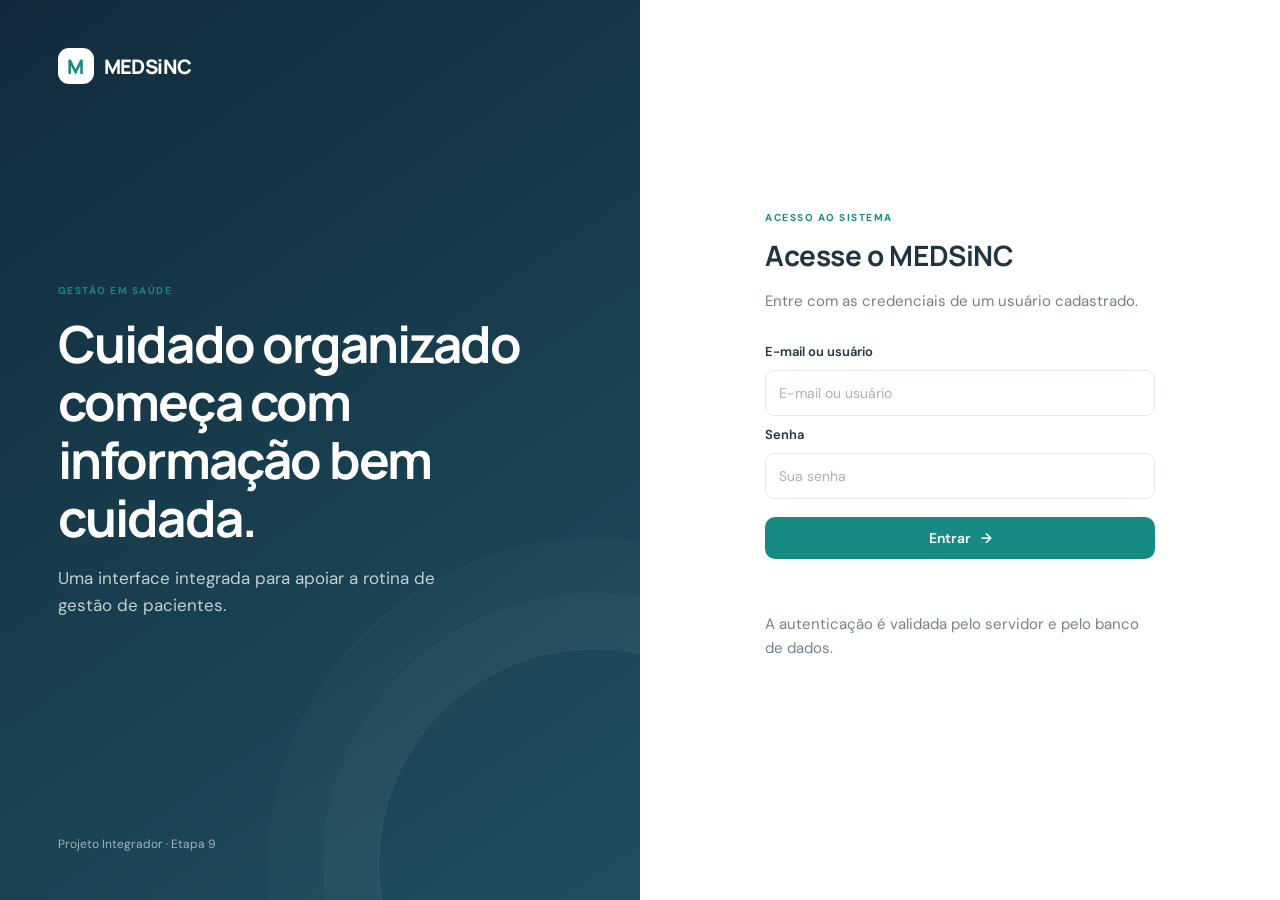
<file: src/main/resources/static/index.html>
<!DOCTYPE html>
<html lang="pt-BR">
<head>
  <meta charset="UTF-8">
  <meta name="viewport" content="width=device-width, initial-scale=1.0">
  <meta name="description" content="MEDSiNC — aplicação web integrada para gestão de pacientes.">
  <meta name="author" content="Ana Clara Cruz">
  <title>Acesso | MEDSiNC</title>
  <link rel="stylesheet" href="assets/css/styles.css">
</head>
<body class="login-page">
  <main class="login-shell">
    <section class="login-brand">
      <a class="brand brand-light" href="index.html"><span class="brand-mark">M</span><span>MEDSiNC</span></a>
      <div class="brand-message">
        <span class="eyebrow">GESTÃO EM SAÚDE</span>
        <h1>Cuidado organizado começa com informação bem cuidada.</h1>
        <p>Uma interface integrada para apoiar a rotina de gestão de pacientes.</p>
      </div>
      <span class="login-footnote">Projeto Integrador · Etapa 9</span>
    </section>
    <section class="login-panel">
      <div class="login-card">
        <span class="eyebrow">ACESSO AO SISTEMA</span>
        <h2>Acesse o MEDSiNC</h2>
        <p class="muted">Entre com as credenciais de um usuário cadastrado.</p>
        <form id="login-form" class="form-stack">
          <label for="login-email">E-mail ou usuário</label>
          <input id="login-email" name="email" type="text" placeholder="E-mail ou usuário" autocomplete="username" required>
          <label for="login-password">Senha</label>
          <input id="login-password" name="password" type="password" placeholder="Sua senha" autocomplete="current-password" required>
          <button class="button button-primary button-full" type="submit">Entrar <span aria-hidden="true">→</span></button>
          <p id="login-feedback" class="form-feedback" role="status" aria-live="polite"></p>
        </form>
        <p class="muted">A autenticação é validada pelo servidor e pelo banco de dados.</p>
      </div>
    </section>
  </main>
  <script src="assets/js/app.js" defer></script>
</body>
</html>
</file>
<file: src/main/resources/static/assets/css/styles.css>
@import url('https://fonts.googleapis.com/css2?family=DM+Sans:wght@400;500;600;700&family=Manrope:wght@400;500;600;700;800&display=swap');
:root{--navy:#142c3d;--navy-2:#1d4054;--teal:#168b83;--teal-dark:#10746e;--mint:#e8f5f2;--bg:#f4f7f8;--surface:#fff;--text:#203442;--muted:#71818b;--line:#e2e9ec;--danger:#c34444;--shadow:0 14px 40px rgba(22,48,64,.07);--radius:16px}
*{box-sizing:border-box}body{margin:0;font-family:'DM Sans',sans-serif;color:var(--text);background:var(--bg);font-size:15px}h1,h2,h3,strong,.brand{font-family:'Manrope',sans-serif}h1{font-size:30px;letter-spacing:-.8px;margin:8px 0}h2{font-size:22px;letter-spacing:-.4px;margin:0 0 8px}p{line-height:1.6}.muted,.card-heading p{color:var(--muted)}.eyebrow{font-size:10px;letter-spacing:1.5px;font-weight:700;color:var(--teal);display:block}.brand{display:flex;align-items:center;gap:10px;text-decoration:none;color:var(--navy);font-size:20px;font-weight:800;letter-spacing:-.6px}.brand-mark{display:grid;place-items:center;width:36px;height:36px;border-radius:11px;background:var(--teal);color:#fff;font-size:20px}.button{display:inline-flex;align-items:center;justify-content:center;gap:10px;border:0;border-radius:10px;padding:12px 17px;font:600 14px 'DM Sans',sans-serif;text-decoration:none;cursor:pointer;transition:.2s}.button-primary{background:var(--teal);color:#fff}.button-primary:hover{background:var(--teal-dark);transform:translateY(-1px)}.button-quiet{background:#edf2f4;color:var(--navy)}.button-quiet:hover{background:#e2eaed}.button-full{width:100%;margin-top:8px}.login-page{min-height:100vh;background:#fff}.login-shell{min-height:100vh;display:grid;grid-template-columns:1fr 1fr}.login-brand{background:linear-gradient(145deg,#122b3c,#1e5060);color:#fff;padding:48px 9%;display:flex;flex-direction:column;justify-content:space-between;position:relative;overflow:hidden}.login-brand:after{content:"";position:absolute;width:430px;height:430px;border:1px solid rgba(255,255,255,.09);border-radius:50%;right:-170px;bottom:-180px;box-shadow:0 0 0 55px rgba(255,255,255,.025),0 0 0 110px rgba(255,255,255,.02)}.brand-light{color:#fff}.brand-light .brand-mark{background:#fff;color:var(--teal)}.brand-message{max-width:510px;position:relative;z-index:1}.eyebrow-light{color:#8bd4c9}.brand-message h1{font-size:clamp(34px,4vw,52px);line-height:1.13;letter-spacing:-1.8px;margin:18px 0}.brand-message p{color:#c0d0d7;font-size:17px;max-width:420px}.login-footnote{color:#9eb4be;font-size:12px;position:relative;z-index:1}.login-panel{display:grid;place-items:center;padding:40px 24px}.login-card{width:min(100%,390px)}.login-card h2{font-size:28px;margin-top:12px}.login-card>.muted{margin-bottom:30px}.form-stack{display:flex;flex-direction:column;gap:10px}.form-stack label,.field label,.search-field label{font-weight:600;font-size:13px}.form-stack input,.field input,.field select,.search-field input{width:100%;height:46px;border:1px solid var(--line);border-radius:9px;padding:0 13px;background:#fff;color:var(--text);font:14px 'DM Sans',sans-serif;outline:none;transition:.2s}.form-stack input:focus,.field input:focus,.field select:focus,.search-field input:focus{border-color:var(--teal);box-shadow:0 0 0 3px rgba(22,139,131,.1)}input::placeholder{color:#a7b2b8}.demo-note{margin-top:26px;padding:14px 16px;background:var(--mint);border-radius:10px;color:#52716e;font-size:12px;line-height:1.7}.demo-note strong{color:#23645e}.app-layout{min-height:100vh}.sidebar{width:250px;background:#fff;border-right:1px solid var(--line);position:fixed;inset:0 auto 0 0;padding:28px 18px;display:flex;flex-direction:column;z-index:2}.sidebar .brand{padding:0 10px 42px}.nav-caption{font-size:10px;letter-spacing:1.3px;font-weight:700;color:#9aa8ae;padding:0 12px 12px}.side-nav{display:grid;gap:6px}.nav-link{display:flex;align-items:center;gap:12px;padding:12px;border-radius:9px;text-decoration:none;color:#657680;font-weight:500;font-size:14px}.nav-link span{font-size:18px;width:20px;text-align:center}.nav-link:hover,.nav-link.active{background:var(--mint);color:var(--teal-dark)}.sidebar-bottom{margin-top:auto;border-top:1px solid var(--line);padding:20px 5px 0;display:flex;align-items:center;gap:10px;font-size:12px}.avatar{width:34px;height:34px;border-radius:50%;background:#e6f1ef;color:var(--teal-dark);display:grid;place-items:center;font-weight:700}.sidebar-bottom strong,.sidebar-bottom small{display:block}.sidebar-bottom small{color:var(--muted);margin-top:3px}.main-content{margin-left:250px;padding:36px clamp(24px,4vw,62px);max-width:1600px}.topbar{display:flex;align-items:center;justify-content:space-between;gap:20px;margin-bottom:30px}.topbar h1{margin-bottom:3px}.topbar p{margin:5px 0 0}.welcome-card{background:linear-gradient(110deg,#183b4e,#236c70);border-radius:var(--radius);padding:32px 36px;color:#fff;display:flex;align-items:center;justify-content:space-between;overflow:hidden;position:relative}.welcome-card h2{font-size:27px;margin:12px 0 6px}.welcome-card p{color:#c7dcde;margin:0}.welcome-symbol{font-size:72px;color:rgba(255,255,255,.22);padding:0 24px}.section-heading{margin:32px 0 16px}.section-heading h2{font-size:19px;margin:5px 0}.stats-grid{display:grid;grid-template-columns:repeat(3,1fr);gap:16px}.stat-card,.content-card{background:#fff;border:1px solid var(--line);border-radius:var(--radius);box-shadow:var(--shadow)}.stat-card{padding:22px;display:flex;flex-direction:column;align-items:flex-start;gap:8px}.stat-icon,.action-icon{width:38px;height:38px;border-radius:11px;display:grid;place-items:center;background:var(--mint);color:var(--teal);font-size:20px}.stat-label{font-size:12px;color:var(--muted)}.stat-card>strong{font-size:30px;color:var(--navy)}.stat-card .stat-word{font-size:18px;margin:7px 0}.stat-card small,.action-card small{font-size:12px;color:var(--muted);line-height:1.5}.text-link{font-size:12px;font-weight:700;color:var(--teal-dark);text-decoration:none}.action-grid{display:grid;grid-template-columns:1fr 1fr;gap:16px;margin-top:20px}.action-card{display:flex;align-items:center;gap:14px;padding:19px;background:#fff;border:1px solid var(--line);border-radius:14px;text-decoration:none;color:var(--text);transition:.2s}.action-card:hover{border-color:#a9d6d0;transform:translateY(-2px)}.action-card strong,.action-card small{display:block}.action-card small{margin-top:4px}.action-arrow{margin-left:auto;color:var(--teal);font-size:20px}.notice{padding:13px 16px;border-radius:10px;background:#edf3f5;color:#627681;font-size:12px;margin:24px 0}.notice strong{color:#405a67}.page-footer{color:#9aa8ae;font-size:11px;padding:20px 0;border-top:1px solid var(--line);margin-top:28px}.content-card{padding:26px}.card-heading{display:flex;justify-content:space-between;align-items:flex-start;border-bottom:1px solid var(--line);padding-bottom:18px;margin-bottom:22px}.card-heading p{font-size:13px;margin:0}.required-note{font-size:11px;color:var(--muted)}.form-grid{display:grid;grid-template-columns:1fr 1fr;gap:20px}.field{display:flex;flex-direction:column;gap:8px}.field-span-2{grid-column:span 2}.field-hint,.field-error{font-size:11px;color:var(--muted);min-height:13px}.field-error{color:var(--danger)}.field.invalid input,.field.invalid select{border-color:var(--danger)}.form-actions{display:flex;justify-content:flex-end;gap:10px;border-top:1px solid var(--line);margin-top:24px;padding-top:20px}.form-feedback{font-size:13px;min-height:18px;margin:10px 0 0;color:var(--teal-dark)}.form-feedback.error{color:var(--danger)}.search-row{display:flex;align-items:flex-end;gap:12px}.search-field{flex:1;display:grid;gap:8px}.table-meta{display:flex;justify-content:space-between;align-items:center;padding:22px 0 12px;font-size:12px}.table-wrap{overflow-x:auto}table{width:100%;border-collapse:collapse;white-space:nowrap}th{text-align:left;background:#f6f9fa;color:#71818b;font-size:10px;letter-spacing:.8px;text-transform:uppercase;padding:13px}td{padding:15px 13px;border-bottom:1px solid var(--line);font-size:13px}tbody tr:hover{background:#fbfdfd}.empty-state{text-align:center;color:var(--muted);padding:30px}.table-id{color:var(--teal-dark);font-weight:700}.table-name{font-weight:600}.status-pill{display:inline-block;padding:5px 9px;border-radius:20px;background:var(--mint);color:var(--teal-dark);font-size:10px;font-weight:700}
@media(max-width:900px){.sidebar{width:210px}.main-content{margin-left:210px;padding:28px 22px}.stats-grid{grid-template-columns:1fr 1fr}.stats-grid .stat-card:last-child{grid-column:span 2}}
@media(max-width:650px){.login-shell{grid-template-columns:1fr}.login-brand{min-height:290px;padding:28px}.brand-message{margin:42px 0 24px}.brand-message h1{font-size:32px}.login-footnote{display:none}.login-panel{padding:42px 24px}.sidebar{position:static;width:auto;padding:14px 16px;border-right:0;border-bottom:1px solid var(--line)}.sidebar .brand{padding:0 5px 14px}.nav-caption,.sidebar-bottom{display:none}.side-nav{display:flex;overflow-x:auto}.nav-link{white-space:nowrap;font-size:12px;padding:9px}.main-content{margin-left:0;padding:24px 16px}.topbar{align-items:flex-start;flex-direction:column}.topbar .button{align-self:flex-start}.welcome-card{padding:24px}.welcome-card h2{font-size:22px}.welcome-symbol{font-size:44px;padding:0}.stats-grid{grid-template-columns:1fr}.stats-grid .stat-card:last-child{grid-column:auto}.action-grid{grid-template-columns:1fr}.content-card{padding:18px}.form-grid{grid-template-columns:1fr;gap:15px}.field-span-2{grid-column:auto}.form-actions{flex-direction:column-reverse}.form-actions .button{width:100%}.search-row{align-items:stretch;flex-direction:column}.search-row .button{width:100%}.card-heading{gap:10px}.required-note{white-space:nowrap}}
</file>
